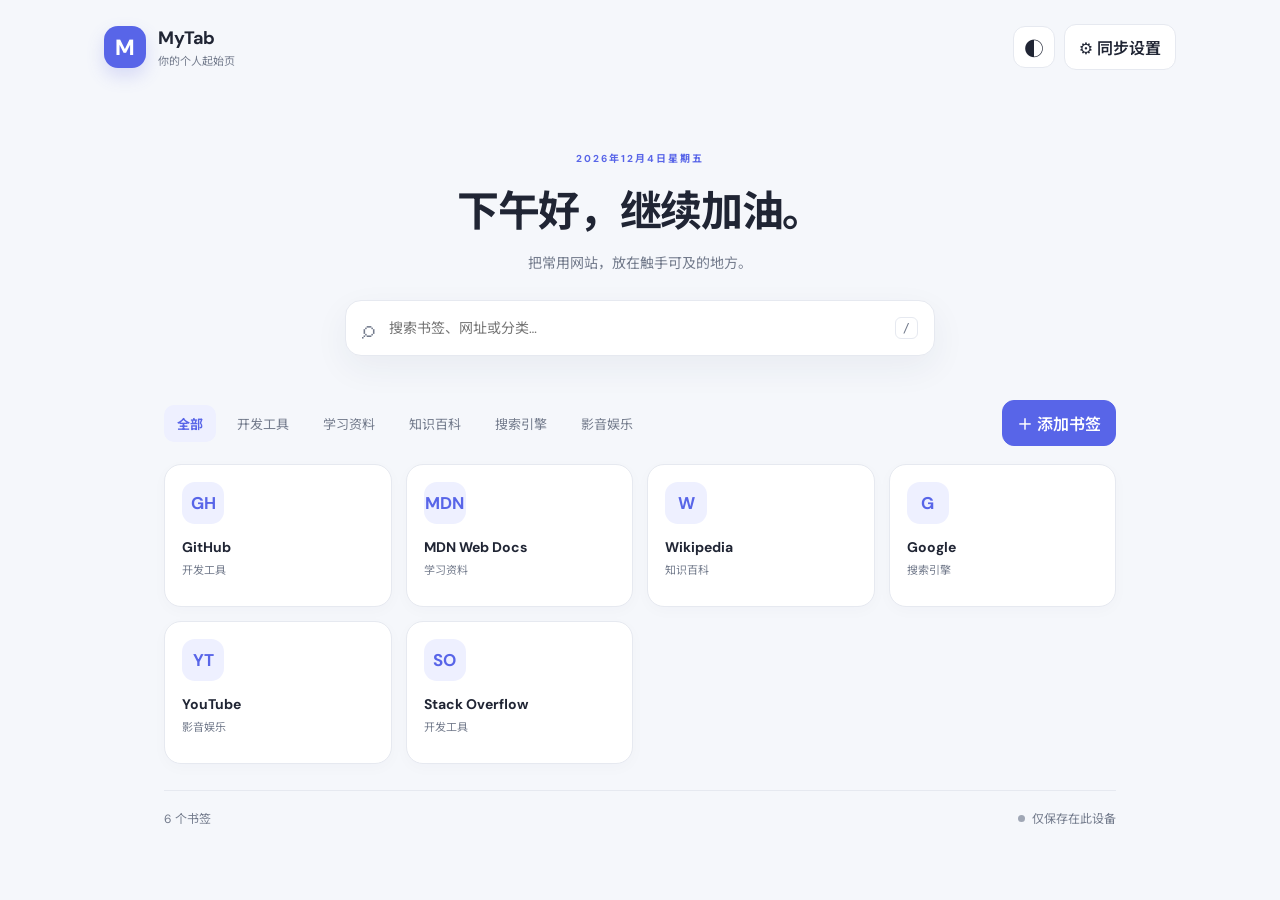
<file: index.html>
<!doctype html>
<html lang="zh-CN">
<head>
  <meta charset="utf-8">
  <meta name="viewport" content="width=device-width, initial-scale=1">
  <meta name="color-scheme" content="light dark">
  <title>MyTab · 书签面板</title>
  <link rel="stylesheet" href="style.css">
</head>
<body>
  <header class="topbar">
    <a class="brand" href="./" aria-label="MyTab 首页"><span class="brand-icon">M</span><span><b>MyTab</b><small>你的个人起始页</small></span></a>
    <div class="top-actions">
      <button id="themeBtn" class="icon-btn" title="切换主题" aria-label="切换主题">◐</button>
      <button id="settingsBtn" class="secondary-btn">⚙ 同步设置</button>
    </div>
  </header>

  <main class="container">
    <section class="hero">
      <p class="eyebrow" id="todayLabel">PERSONAL DASHBOARD</p>
      <h1 id="clock">你好，欢迎回来。</h1>
      <p class="subheading">把常用网站，放在触手可及的地方。</p>
      <label class="search-wrap" for="searchInput">
        <span aria-hidden="true">⌕</span>
        <input id="searchInput" type="search" placeholder="搜索书签、网址或分类…" autocomplete="off">
        <kbd>/</kbd>
      </label>
    </section>

    <section class="toolbar">
      <div class="filters" id="categoryFilters" aria-label="书签分类"></div>
      <button id="addBtn" class="primary-btn">＋ 添加书签</button>
    </section>

    <section id="bookmarkGrid" class="bookmark-grid" aria-live="polite"></section>
    <section id="emptyState" class="empty-state hidden">
      <div class="empty-icon">⌕</div><h2>没有找到书签</h2><p>试试其他关键词，或添加一个新书签。</p>
      <button id="emptyAddBtn" class="primary-btn">＋ 添加书签</button>
    </section>

    <footer class="footer">
      <span id="bookmarkCount">0 个书签</span>
      <span class="sync-status"><i id="statusDot"></i><span id="statusText">仅保存在此设备</span></span>
    </footer>
  </main>

  <dialog id="bookmarkDialog" class="dialog">
    <form id="bookmarkForm" method="dialog">
      <div class="dialog-heading"><div><p class="eyebrow">BOOKMARK</p><h2 id="bookmarkDialogTitle">添加书签</h2></div><button type="button" class="icon-btn close-btn" data-close="bookmarkDialog" aria-label="关闭">×</button></div>
      <input type="hidden" id="bookmarkId">
      <label>网站名称<input id="bookmarkTitle" required maxlength="80" placeholder="例如：GitHub"></label>
      <label>网址<input id="bookmarkUrl" required type="url" inputmode="url" placeholder="https://example.com"></label>
      <label>分类<input id="bookmarkCategory" maxlength="40" placeholder="例如：开发工具"></label>
      <label>图标文字（可选）<input id="bookmarkIcon" maxlength="4" placeholder="例如：GH、📚、🚀"></label>
      <p class="form-hint">网址必须以 http:// 或 https:// 开头。</p>
      <div class="dialog-actions"><button type="button" class="secondary-btn" data-close="bookmarkDialog">取消</button><button type="submit" class="primary-btn">保存书签</button></div>
    </form>
  </dialog>

  <dialog id="settingsDialog" class="dialog wide-dialog">
    <form id="settingsForm" method="dialog">
      <div class="dialog-heading"><div><p class="eyebrow">CLOUD SYNC</p><h2>WebDAV 同步设置</h2></div><button type="button" class="icon-btn close-btn" data-close="settingsDialog" aria-label="关闭">×</button></div>
      <div class="notice"><b>安全提示</b><p>请仅连接你信任的 WebDAV 服务，并优先使用 HTTPS。密码只保存在当前页面的内存中，刷新后需要重新输入；不要把密码写进源码或分享给别人。</p></div>
      <div class="notice"><b>坚果云文件同步（手动）</b><p>如果 WebDAV 连接失败，可导出书签 JSON 文件，将它放进坚果云同步文件夹；在另一台设备下载该文件后，再导入 MyTab。导入会替换当前设备的书签，请先备份。</p></div>
      <div class="settings-actions">
        <button type="button" id="exportBookmarksBtn" class="secondary-btn">导出书签 JSON</button>
        <button type="button" id="importBookmarksBtn" class="secondary-btn">导入书签 JSON</button>
        <input type="file" id="importBookmarksFile" accept=".json,application/json" hidden>
      </div>
      <label>书签文件完整 URL
        <input id="davUrl" type="url" inputmode="url" placeholder="https://dav.example.com/path/mytab-bookmarks.json" autocomplete="url">
        <small>填写一个文件地址，而不是仅填写服务器根目录。服务器端需允许 GET、PUT，并正确配置 CORS。</small>
      </label>
      <label>用户名<input id="davUser" autocomplete="username" placeholder="WebDAV 用户名"></label>
      <label>密码 / 应用专用密码<input id="davPassword" type="password" autocomplete="current-password" placeholder="仅在本次页面打开期间保留"></label>
      <div class="settings-actions">
        <button type="button" id="testDavBtn" class="secondary-btn">测试连接</button>
        <button type="button" id="downloadDavBtn" class="secondary-btn">从云端下载</button>
        <button type="button" id="uploadDavBtn" class="primary-btn">上传本地书签</button>
      </div>
      <div id="settingsMessage" class="settings-message" role="status"></div>
      <div class="dialog-actions"><button type="button" class="secondary-btn" data-close="settingsDialog">关闭</button></div>
    </form>
  </dialog>

  <div id="toast" class="toast" role="status" aria-live="polite"></div>
  <script src="app.js"></script>
</body>
</html>
</file>
<file: style.css>
@import url('https://fonts.googleapis.com/css2?family=DM+Sans:wght@400;500;600;700&family=Noto+Sans+SC:wght@400;500;600;700&display=swap');

:root{font-family:"DM Sans","Noto Sans SC",system-ui,-apple-system,BlinkMacSystemFont,"Segoe UI",sans-serif;color:#202534;background:#f5f7fb;font-synthesis:none;text-rendering:optimizeLegibility;--bg:#f5f7fb;--panel:#fff;--text:#202534;--muted:#737b8c;--line:#e6e9f0;--accent:#5865e8;--accent-soft:#eef0ff;--shadow:0 12px 35px rgba(30,43,80,.06)}
*{box-sizing:border-box}body{margin:0;min-height:100vh;background:var(--bg);color:var(--text);transition:background .2s,color .2s}body.dark{--bg:#10131b;--panel:#191e29;--text:#edf0f8;--muted:#9ca6bb;--line:#2c3342;--accent:#9ba4ff;--accent-soft:#292e4b;--shadow:0 12px 35px rgba(0,0,0,.18)}
button,input{font:inherit}button{cursor:pointer}button:focus-visible,input:focus-visible,a:focus-visible{outline:3px solid #9aa3ff;outline-offset:2px}.topbar{max-width:1120px;margin:auto;padding:24px 24px 10px;display:flex;align-items:center;justify-content:space-between;gap:16px}.brand{display:flex;align-items:center;gap:12px;color:inherit;text-decoration:none}.brand-icon{display:grid;place-items:center;width:42px;height:42px;border-radius:14px;background:var(--accent);color:white;font-weight:800;font-size:22px;box-shadow:0 8px 18px #5865e833}.brand b{display:block;font-size:18px;letter-spacing:-.4px}.brand small{display:block;margin-top:2px;color:var(--muted);font-size:11px}.top-actions{display:flex;align-items:center;gap:9px}.icon-btn,.secondary-btn,.primary-btn{border:1px solid var(--line);border-radius:12px;padding:10px 14px;background:var(--panel);color:var(--text);font-weight:600;transition:transform .15s,border-color .15s}.icon-btn{width:42px;height:42px;padding:0;font-size:20px}.primary-btn{background:var(--accent);border-color:var(--accent);color:#fff}.secondary-btn:hover,.icon-btn:hover{border-color:var(--accent)}button:hover{transform:translateY(-1px)}.container{max-width:1000px;margin:auto;padding:28px 24px 34px}.hero{text-align:center;padding:42px 0 34px}.eyebrow{font-size:10px;font-weight:700;letter-spacing:2px;color:var(--accent);margin:0 0 12px}.hero h1{font-size:clamp(27px,5vw,42px);letter-spacing:-1.3px;margin:0;font-weight:700}.subheading{color:var(--muted);margin:13px 0 28px;font-size:14px}.search-wrap{display:flex;align-items:center;gap:12px;max-width:590px;margin:0 auto;background:var(--panel);border:1px solid var(--line);border-radius:16px;padding:0 16px;height:56px;box-shadow:var(--shadow);text-align:left}.search-wrap>span{font-size:25px;color:var(--muted)}.search-wrap input{border:0;outline:none!important;background:transparent;color:var(--text);width:100%;min-width:0;font-size:14px}.search-wrap kbd{border:1px solid var(--line);border-radius:6px;padding:3px 7px;color:var(--muted);font-size:12px}.toolbar{display:flex;align-items:center;justify-content:space-between;gap:16px;margin:10px 0 18px}.filters{display:flex;gap:8px;flex-wrap:wrap}.filter-btn{border:1px solid transparent;border-radius:10px;padding:8px 12px;background:transparent;color:var(--muted);font-size:13px}.filter-btn.active{background:var(--accent-soft);color:var(--accent);font-weight:700}.bookmark-grid{display:grid;grid-template-columns:repeat(4,minmax(0,1fr));gap:14px}.bookmark-card{position:relative;min-width:0;background:var(--panel);border:1px solid var(--line);border-radius:17px;padding:17px;min-height:143px;box-shadow:0 4px 15px rgba(30,43,80,.025);transition:transform .16s,border-color .16s,box-shadow .16s}.bookmark-card:hover{transform:translateY(-3px);border-color:#c9cdf8;box-shadow:var(--shadow)}.card-link{display:block;color:inherit;text-decoration:none}.site-icon{display:grid;place-items:center;width:42px;height:42px;border-radius:13px;background:var(--accent-soft);color:var(--accent);font-size:17px;font-weight:700;overflow:hidden;margin-bottom:14px}.site-icon img{width:100%;height:100%;object-fit:cover}.site-title{font-size:14px;font-weight:700;overflow:hidden;text-overflow:ellipsis;white-space:nowrap;margin-bottom:5px}.site-category{font-size:11px;color:var(--muted);overflow:hidden;text-overflow:ellipsis;white-space:nowrap}.card-actions{position:absolute;right:10px;top:10px;display:flex;gap:4px;opacity:0;transition:opacity .15s}.bookmark-card:hover .card-actions,.bookmark-card:focus-within .card-actions{opacity:1}.mini-btn{display:grid;place-items:center;width:29px;height:29px;border:1px solid var(--line);border-radius:8px;background:var(--panel);color:var(--muted);font-size:13px}.mini-btn:hover{color:var(--accent)}.empty-state{text-align:center;padding:52px 12px;color:var(--muted)}.empty-state h2{color:var(--text);font-size:19px;margin:12px 0 5px}.empty-state p{font-size:13px;margin:0 0 20px}.empty-icon{font-size:34px}.hidden{display:none!important}.footer{display:flex;align-items:center;justify-content:space-between;gap:12px;margin-top:26px;padding-top:18px;border-top:1px solid var(--line);font-size:12px;color:var(--muted)}.sync-status{display:flex;align-items:center;gap:7px}.sync-status i{display:inline-block;width:7px;height:7px;border-radius:50%;background:#a0a7b5}.sync-status i.ok{background:#2db783}.sync-status i.error{background:#e45b68}.dialog{width:min(460px,calc(100% - 28px));max-height:calc(100% - 28px);overflow:auto;padding:24px;border:1px solid var(--line);border-radius:20px;background:var(--panel);color:var(--text);box-shadow:0 25px 90px #0003}.dialog::backdrop{background:#11182780;backdrop-filter:blur(3px)}.wide-dialog{width:min(580px,calc(100% - 28px))}.dialog form{display:flex;flex-direction:column;gap:15px}.dialog-heading{display:flex;align-items:flex-start;justify-content:space-between;gap:12px;margin-bottom:2px}.dialog-heading h2{font-size:22px;margin:0}.dialog-heading .eyebrow{margin-bottom:6px}.close-btn{font-size:24px;flex-shrink:0}.dialog label{display:flex;flex-direction:column;gap:7px;font-size:13px;font-weight:600}.dialog input{width:100%;min-width:0;border:1px solid var(--line);border-radius:10px;padding:12px;background:var(--bg);color:var(--text);outline:none;font-size:14px}.dialog input:focus{border-color:var(--accent)}.dialog label small,.form-hint{font-size:11px;line-height:1.6;font-weight:400;color:var(--muted);margin:0}.dialog-actions{display:flex;justify-content:flex-end;gap:9px;margin-top:7px}.notice{background:var(--accent-soft);border-radius:12px;padding:12px 14px;font-size:12px;line-height:1.7}.notice p{margin:4px 0 0;color:var(--muted)}.settings-actions{display:flex;flex-wrap:wrap;gap:8px}.settings-actions button{flex:1;min-width:120px;font-size:12px;padding:10px 8px}.settings-message{font-size:12px;line-height:1.6;min-height:18px;color:var(--muted);overflow-wrap:anywhere}.settings-message.success{color:#23976e}.settings-message.error{color:#d84b5b}.toast{position:fixed;left:50%;bottom:26px;transform:translate(-50%,15px);opacity:0;pointer-events:none;background:#202534;color:#fff;border-radius:12px;padding:12px 17px;font-size:13px;box-shadow:0 10px 35px #0002;transition:opacity .2s,transform .2s;max-width:calc(100% - 32px);z-index:5}.toast.show{opacity:1;transform:translate(-50%,0)}
@media(max-width:760px){.bookmark-grid{grid-template-columns:repeat(3,minmax(0,1fr))}.container{padding-top:12px}.hero{padding:32px 0 26px}.bookmark-card{padding:14px;min-height:132px}.card-actions{opacity:1}}@media(max-width:520px){.topbar{padding:16px 16px 4px}.brand-icon{width:38px;height:38px}.top-actions{gap:6px}.top-actions .secondary-btn{padding:9px 10px;font-size:12px}.container{padding:12px 16px 28px}.hero{padding:28px 0 25px}.hero h1{letter-spacing:-.7px}.subheading{font-size:12px;margin:10px 0 22px}.search-wrap{height:51px;padding:0 12px}.toolbar{align-items:flex-start}.filters{gap:3px}.filter-btn{padding:8px 9px;font-size:12px}.toolbar>.primary-btn{white-space:nowrap;padding:9px 10px;font-size:12px}.bookmark-grid{grid-template-columns:repeat(2,minmax(0,1fr));gap:10px}.bookmark-card{min-height:128px;border-radius:14px;padding:13px}.site-icon{width:37px;height:37px;margin-bottom:12px}.site-title{font-size:13px}.footer{font-size:11px}.dialog{padding:20px}.settings-actions{flex-direction:column}.settings-actions button{width:100%}}
</file>
